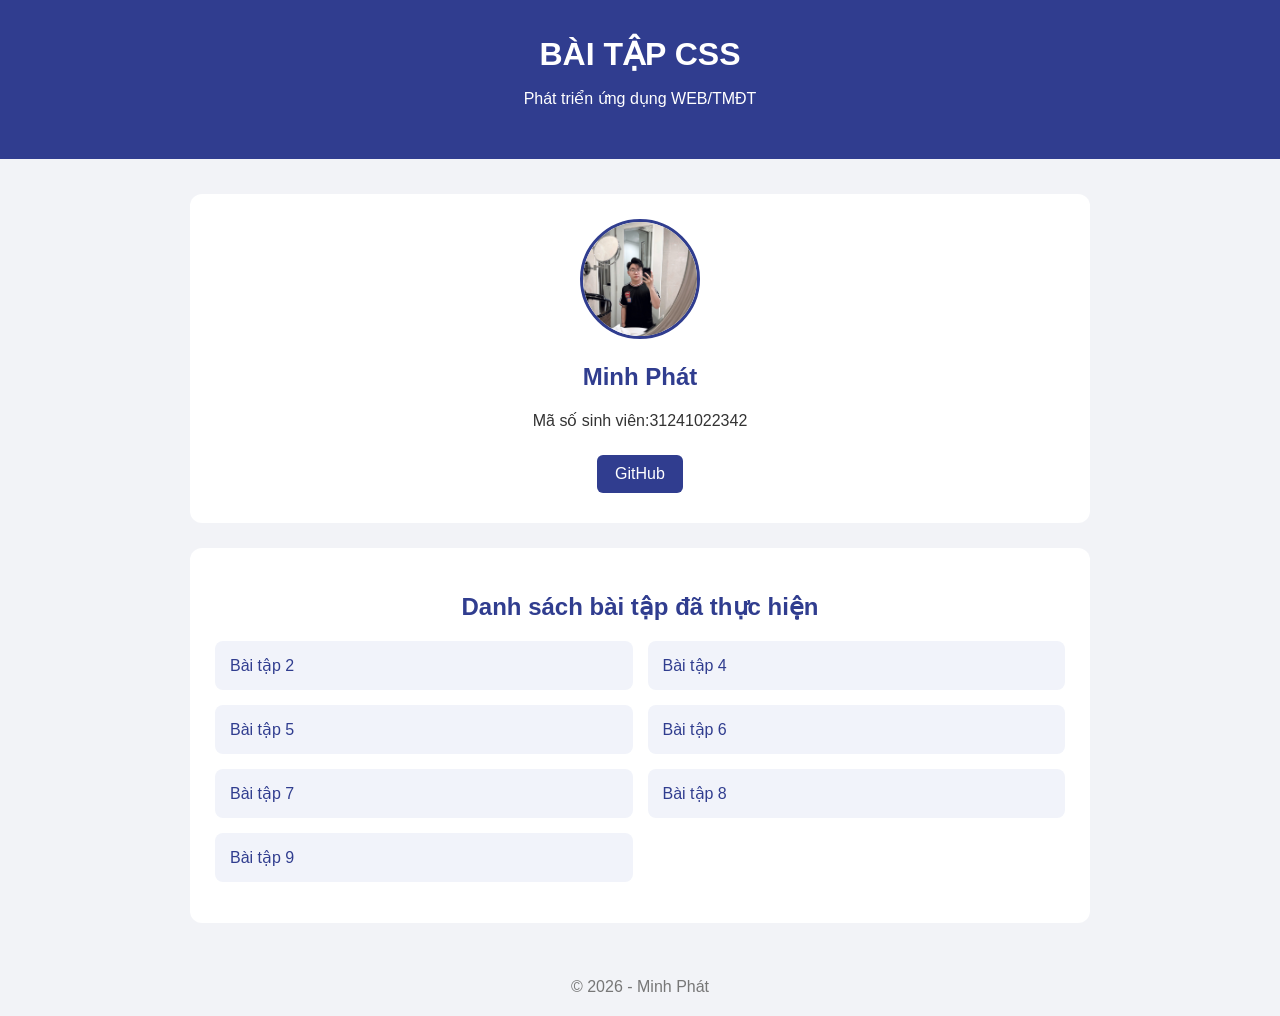
<file: index.html>
<!DOCTYPE html>
<html lang="vi">
<head>
    <meta charset="UTF-8">
    <meta name="viewport" content="width=device-width, initial-scale=1.0">
    <title>Trang bài tập CSS - Minh Phát</title>

    <style>
        * {
            box-sizing: border-box;
        }

        body {
            margin: 0;
            font-family: Arial, sans-serif;
            background-color: #f2f3f7;
            color: #333;
        }

        header {
            background-color: #303d8f;
            color: white;
            text-align: center;
            padding: 35px 15px;
        }

        header h1 {
            margin: 0 0 10px;
        }

        .container {
            width: 900px;
            max-width: 90%;
            margin: 35px auto;
        }

        .profile {
            background: white;
            padding: 25px;
            border-radius: 12px;
            text-align: center;
            margin-bottom: 25px;
        }

        .profile img {
            width: 120px;
            height: 120px;
            object-fit: cover;
            border-radius: 50%;
            border: 3px solid #303d8f;
        }

        .profile h2 {
            color: #303d8f;
        }

        .lessons {
            background: white;
            padding: 25px;
            border-radius: 12px;
        }

        .lessons h2 {
            color: #303d8f;
            text-align: center;
        }

        .lesson-list {
            display: grid;
            grid-template-columns: repeat(2, 1fr);
            gap: 15px;
            padding: 0;
            list-style: none;
        }

        .lesson-list a {
            display: block;
            padding: 15px;
            background: #f1f3fa;
            color: #303d8f;
            text-decoration: none;
            border-radius: 8px;
            transition: 0.3s;
        }

        .lesson-list a:hover {
            background: #303d8f;
            color: white;
        }

        .social {
            margin-top: 20px;
        }

        .social a {
            display: inline-block;
            margin: 5px;
            padding: 10px 18px;
            background: #303d8f;
            color: white;
            text-decoration: none;
            border-radius: 6px;
        }

        footer {
            text-align: center;
            padding: 20px;
            color: #777;
        }

        @media (max-width: 600px) {
            .lesson-list {
                grid-template-columns: 1fr;
            }
        }
    </style>
</head>

<body>

    <header>
        <h1>BÀI TẬP CSS</h1>
        <p>Phát triển ứng dụng WEB/TMĐT</p>
    </header>

    <div class="container">

        <section class="profile">
            <img src="images/hinh ca nhan.jpg" alt="Hình ảnh cá nhân">

            <h2>Minh Phát</h2>
            <p>Mã số sinh viên:31241022342</p>
            

            <div class="social">
              
                <a href="https://github.com/minhphatrh" target="_blank">GitHub</a>
                
            </div>
        </section>

        <section class="lessons">
            <h2>Danh sách bài tập đã thực hiện</h2>

            <ul class="lesson-list">
                <li><a href="BaiTap2.html">Bài tập 2</a></li>
                <li><a href="BaiTap4.html">Bài tập 4</a></li>
                <li><a href="BaiTap5.html">Bài tập 5</a></li>
                <li><a href="BaiTap6.html">Bài tập 6</a></li>
                <li><a href="BaiTap7.html">Bài tập 7</a></li>
                <li><a href="BaiTap8.html">Bài tập 8</a></li>
                <li><a href="BaiTap9.html">Bài tập 9</a></li>
            </ul>
        </section>

    </div>

    <footer>
        © 2026 - Minh Phát
    </footer>

</body>
</html>
</file>
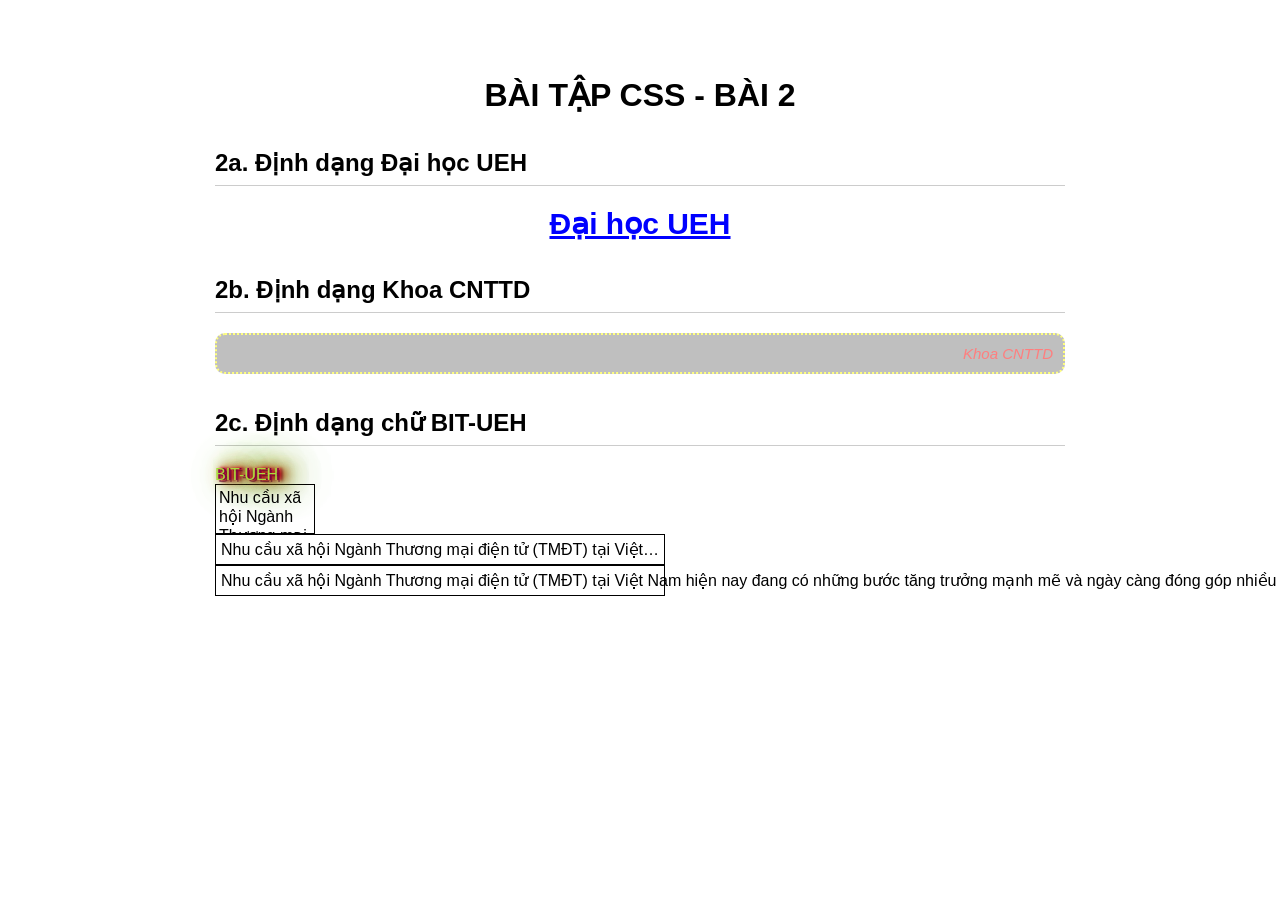
<file: BaiTap2.html>
<!DOCTYPE html>
<html lang="vi">
<head>
    <meta charset="UTF-8">
    <meta name="viewport" content="width=device-width, initial-scale=1.0">
    <title>Bài tập CSS - Bài 2</title>

    <style>
    
        * {
            box-sizing: border-box;
        }

       body {
    font-family: Arial, sans-serif;
    margin: 0;
    padding: 30px;

    /* Lấy hình ảnh logo BIT làm hình nền */
    background-image: url("https://tse1.mm.bing.net/th/id/OIP.aWrKgTOuLWu6Zn5iXqM7TAHaHa?r=0&pid=Api&h=220&P=0");
    background-size: 30px 30px;
    background-repeat: repeat;
    background-attachment: fixed;
}

      .container {
    max-width: 900px;
    margin: auto;
    padding: 25px;
}

        h1 {
            text-align: center;
        }

        h2 {
            margin-top: 35px;
            border-bottom: 1px solid #ccc;
            padding-bottom: 8px;
        }

        /* 2a: Định dạng Đại học UEH */
        .ueh {
            color: blue;
            text-align: center;
            font-weight: bold;
            text-decoration: underline;
            font-size: 30px;
        }

        /* 2b: Định dạng Khoa CNTTD */
        .cnttd {
            color: red;
            text-align: right;
            font-style: italic;
            border: 2px dotted yellow;
            border-radius: 10px;
            background-color: gray;
            font-size: 15px;
            opacity: 0.5;
            padding: 10px;
        }

        /* 2c: Định dạng chữ BIT-UEH */
        #demotext {
color: #A7DD3C;
background: #FFFFFF;
text-shadow: 2px 0 0px #800040, 3px 2px 0px rgba(77,0,38,0.5), 3px 0 3px #FF002B, 5px 0 3px #800015, 6px 2px 3px rgba(77,0,13,0.5), 6px 0 9px #FF5500, 8px 0 9px #802A00, 9px 2px 9px rgba(77,25,0,0.5), 9px 0 18px #FFD500, 11px 0 18px #806A00, 12px 2px 18px rgba(77,66,0,0.5), 12px 0 30px #D4FF00, 14px 0 30px #6A8000, 15px 2px 30px rgba(64,77,0,0.5), 15px 0 45px #80FF00, 17px 0 45px #408000, 17px 2px 45px rgba(38,77,0,0.5);
color: #A7DD3C;
background: #FFFFFF;
}

        /* 2e-i: Ẩn nội dung khi bị tràn */
        .overflow-hidden {
            width: 100px;
            height: 50px;
            overflow: hidden;
            border: 1px solid black;
            padding: 3px;
        }

        /* 2e-ii: Cắt nội dung tràn bằng dấu ... */
        .overflow-ellipsis {
    width: 450px;
    overflow: hidden;
    white-space: nowrap;
    text-overflow: ellipsis;
    border: 1px solid black;
    padding: 5px;
}

        /* 2e-iii: Không cho nội dung xuống dòng */
       .overflow-nowrap {
    width: 450px;
    white-space: nowrap;
    border: 1px solid black;
    padding: 5px;
}

        .demo-area {
            background-color: #f5f5f5;
            padding: 15px;
            margin: 12px 0;
        }
    </style>
</head>

<body>

    <div class="container">

        <h1>BÀI TẬP CSS - BÀI 2</h1>

        <!-- 2a -->
        <h2>2a. Định dạng Đại học UEH</h2>
        <div class="ueh">
            Đại học UEH
        </div>

        <!-- 2b -->
        <h2>2b. Định dạng Khoa CNTTD</h2>
        <div class="cnttd">
            Khoa CNTTD
        </div>

        <!-- 2c -->
        <h2>2c. Định dạng chữ BIT-UEH</h2>
        <div id="demotext">BIT-UEH</div>
       
       <div class="overflow-hidden">
    Nhu cầu xã hội Ngành Thương mại điện tử (TMĐT) tại Việt Nam hiện nay đang có những bước tăng trưởng mạnh mẽ và ngày càng đóng góp nhiều hơn cho sự phát triển kinh tế xã hội của đất nước. Thị trường TMĐT Việt Nam đã trở nên sôi động hơn khi có nhiều
</div>

<div class="overflow-ellipsis">
    Nhu cầu xã hội Ngành Thương mại điện tử (TMĐT) tại Việt Nam hiện nay đang có những bước tăng trưởng mạnh mẽ và ngày càng đóng góp nhiều hơn cho sự phát triển kinh tế xã hội của đất nước. Thị trường TMĐT Việt Nam đã trở nên sôi động hơn khi có nhiều
</div>

<div class="overflow-nowrap">
    Nhu cầu xã hội Ngành Thương mại điện tử (TMĐT) tại Việt Nam hiện nay đang có những bước tăng trưởng mạnh mẽ và ngày càng đóng góp nhiều hơn cho sự phát triển kinh tế xã hội của đất nước. Thị trường TMĐT Việt Nam đã trở nên sôi động hơn khi có nhiều
</div>

    </div>

</body>
</html>
</file>
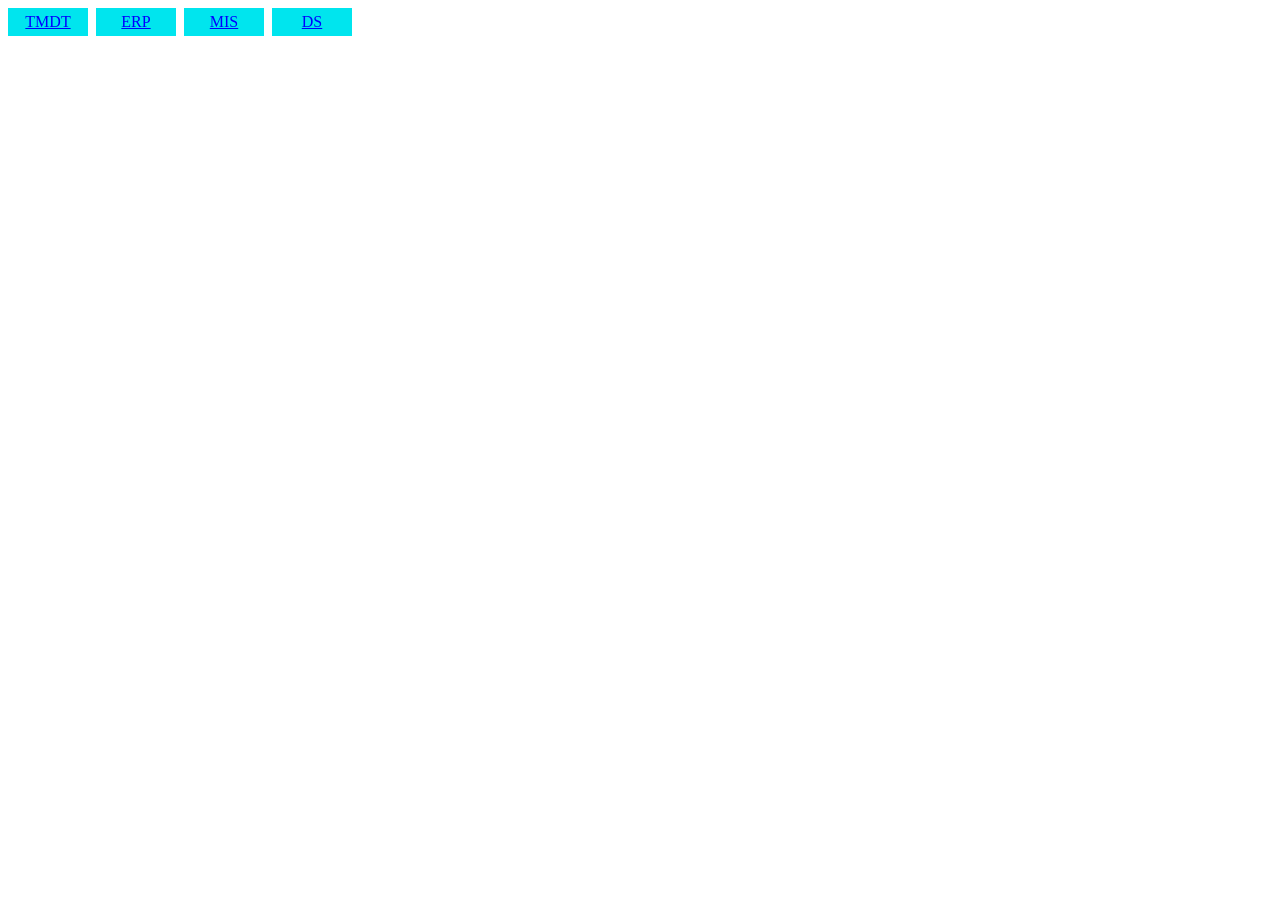
<file: BaiTap4.html>
<!DOCTYPE html>
<html lang="vi">
<head>
    <meta charset="UTF-8">
    <title>Bài tập 4</title>

    <style>
        ul {
            list-style: none;
            padding: 0;
            margin: 0;
        }

        li {
            display: inline-block;
            width: 80px;
            margin-right: 4px;
            background-color: #00e5ee;
            text-align: center;
        }

        a {
            display: block;
            color: blue;
            text-decoration: underline;
            padding: 5px;
        }
    </style>
</head>

<body>
    <ul>
        <li><a href="#">TMDT</a></li>
        <li><a href="#">ERP</a></li>
        <li><a href="#">MIS</a></li>
        <li><a href="#">DS</a></li>
    </ul>
</body>
</html>
</file>
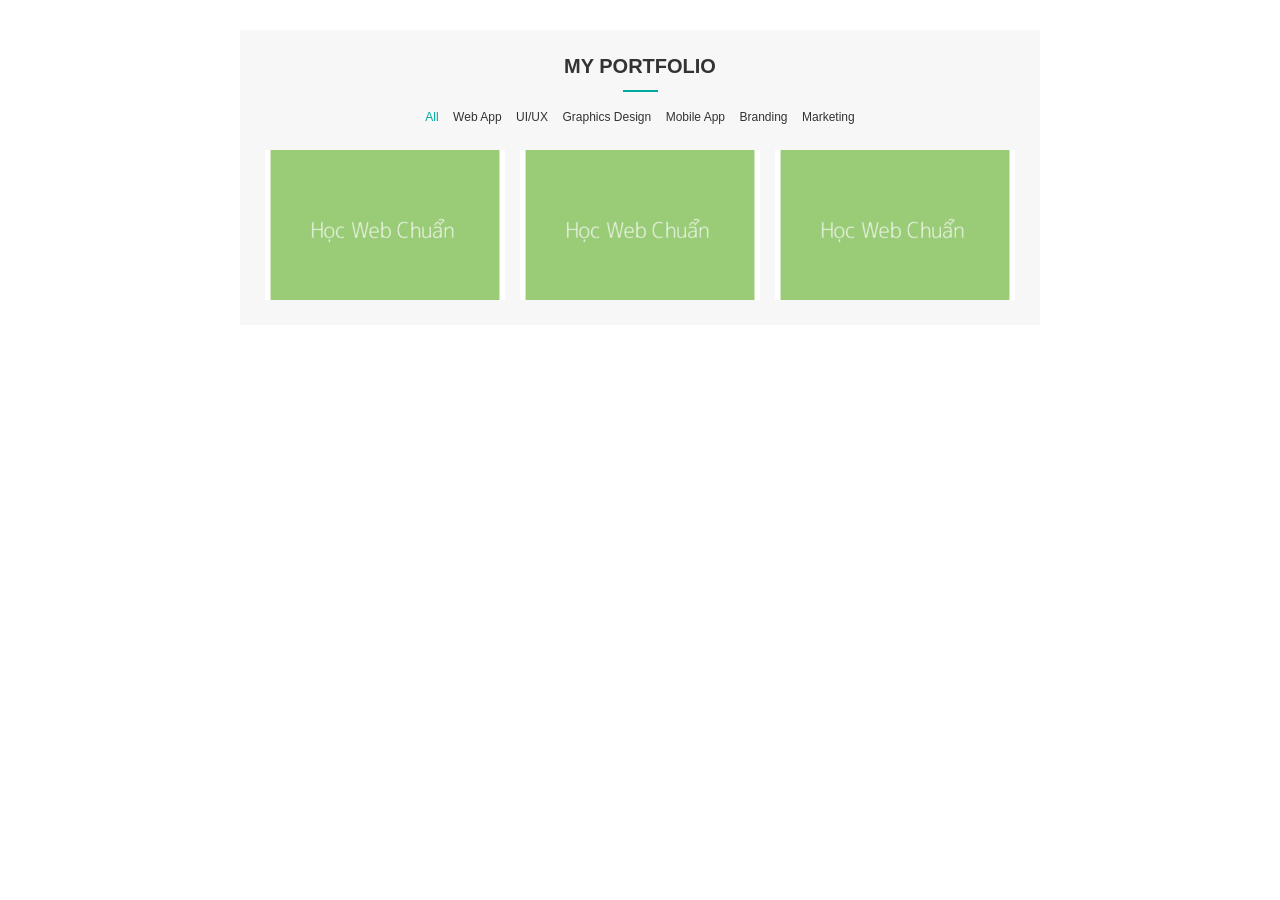
<file: BaiTap6.html>
<!DOCTYPE html>
<html lang="en">
<head>
    <meta charset="UTF-8">
    <title>My Portfolio</title>

    <style>
        * {
            box-sizing: border-box;
        }

        body {
            font-family: Arial, sans-serif;
            margin: 0;
            background-color: white;
        }

        .portfolio {
            width: 800px;
            max-width: 95%;
            margin: 30px auto;
            padding: 25px;
            background-color: #f7f7f7;
            text-align: center;
        }

        .portfolio h2 {
            font-size: 20px;
            color: #333;
            margin: 0 0 12px;
        }

        .portfolio h2::after {
            content: "";
            display: block;
            width: 35px;
            height: 2px;
            background-color: #00a99d;
            margin: 12px auto;
        }

        .list-tab {
            list-style: none;
            padding: 0;
            margin: 15px 0 25px;
        }

        .list-tab li {
            display: inline-block;
            margin: 0 5px;
        }

        .list-tab a {
            color: #333;
            text-decoration: none;
            font-size: 12px;
        }

        .list-tab li:first-child a {
            color: #00a99d;
        }

       .galerry {
            list-style: none;
            padding: 0;
            margin: 0;
            display: grid;
            grid-template-columns: repeat(3, 1fr);
            gap: 15px;
        }

        .galerry li img {
            display: block;
            width: 100%;
            height: 150px;
            object-fit: cover;
        }
    </style>
</head>

<body>
    <section class="portfolio">
        <h2>MY PORTFOLIO</h2>

        <ul class="list-tab">
            <li><a href="./">All</a></li>
            <li><a href="./">Web App</a></li>
            <li><a href="./">UI/UX</a></li>
            <li><a href="./">Graphics Design</a></li>
            <li><a href="./">Mobile App</a></li>
            <li><a href="./">Branding</a></li>
            <li><a href="./">Marketing</a></li>
        </ul>

        <ul class="galerry">
            <li><a href="./"><img src="images/portfolio.png" alt="Portfolio 1"></a></li>
            <li><a href="./"><img src="images/portfolio.png" alt="Portfolio 2"></a></li>
            <li><a href="./"><img src="images/portfolio.png" alt="Portfolio 3"></a></li>
        
        </ul>
    </section>
</body>
</html>
</file>
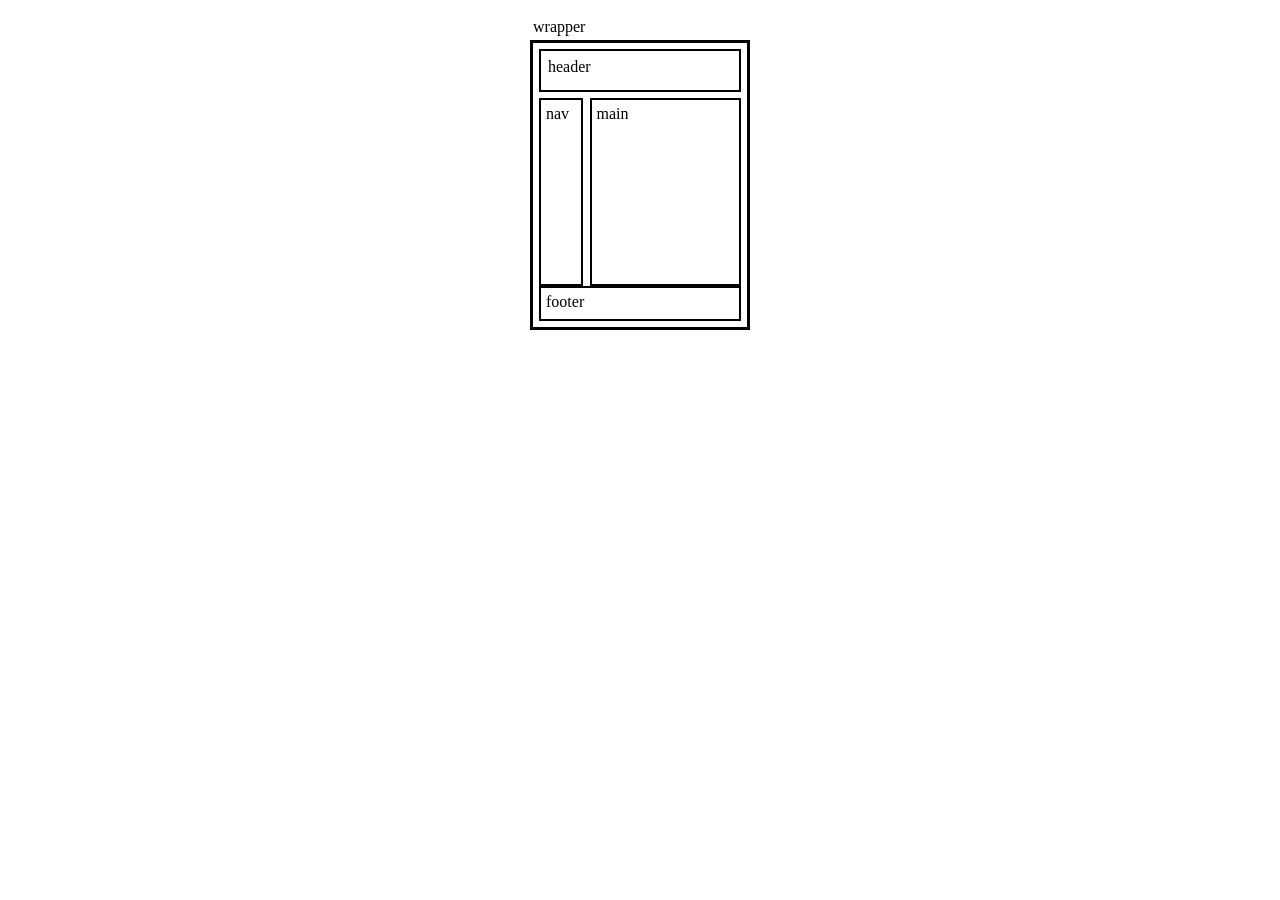
<file: BaiTap7.html>
<!DOCTYPE html>
<html lang="vi">
<head>
    <meta charset="UTF-8">
    <title>Bài 7</title>

    <style>
        * {
            box-sizing: border-box;
        }

        #wrapper {
            width: 220px;
            margin: 40px auto;
            padding: 6px;
            border: 3px solid black;
            position: relative;
        }

        #wrapper::before {
            content: "wrapper";
            position: absolute;
            top: -25px;
            left: 0;
            font-size: 16px;
        }

        header {
            height: 43px;
            border: 2px solid black;
            margin-bottom: 6px;
            padding: 7px;
        }

        nav {
            float: left;
            width: 22%;
            height: 188px;
            border: 2px solid black;
            padding: 5px;
        }

        main {
            float: right;
            width: 75%;
            height: 188px;
            border: 2px solid black;
            padding: 5px;
        }

        footer {
            clear: both;
            height: 35px;
            border: 2px solid black;
            margin-top: 6px;
            padding: 5px;
        }
    </style>
</head>

<body>
    <div id="wrapper">
        <header>header</header>
        <nav>nav</nav>
        <main>main</main>
        <footer>footer</footer>
    </div>
</body>
</html>
</file>
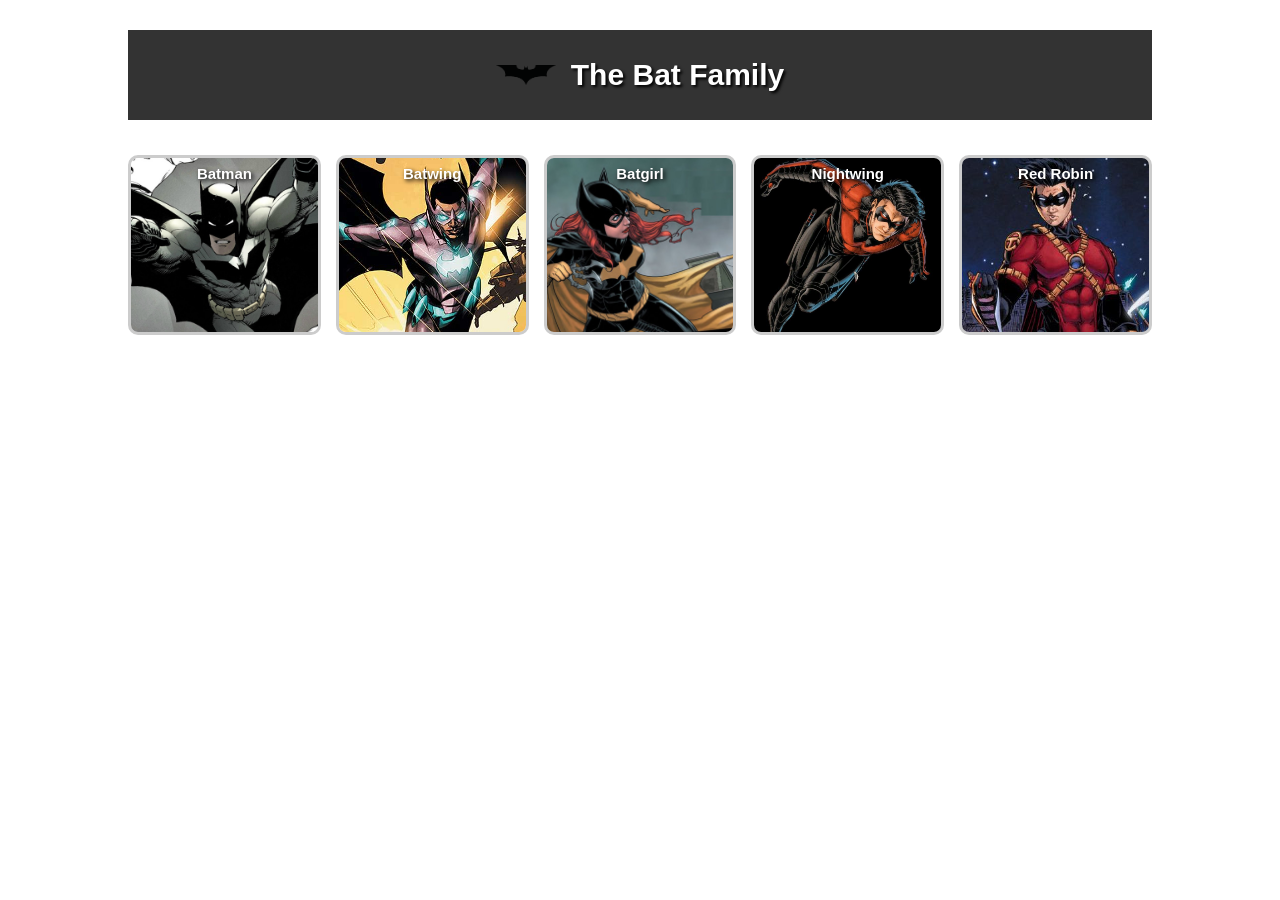
<file: BaiTap8.html>
<!DOCTYPE html>
<html lang="en">
<head>
    <meta charset="UTF-8">
    <meta name="viewport" content="width=device-width, initial-scale=1.0">
    <title>The Bat Family</title>
    <link rel="stylesheet" href="style.css">
</head>
<body>

    <div id="root">

        <h1 id="site-header">
            <img src="images/logo.png" alt="Logo">
            <span>The Bat Family</span>
        </h1>

        <ul class="superheroes">

            <li>
                <strong class="hero-header">Batman</strong>
                <img src="images/superhero-1.jpg" alt="Batman">
                <a href="https://en.wikipedia.org/wiki/Batman" target="_blank">Read more</a>
            </li>

            <li>
                <strong class="hero-header">Batwing</strong>
                <img src="images/superhero-2.jpg" alt="Batwing">
                <a href="https://en.wikipedia.org/wiki/Batwing_(DC_Comics)" target="_blank">Read more</a>
            </li>

            <li>
                <strong class="hero-header">Batgirl</strong>
                <img src="images/superhero-3.jpg" alt="Batgirl">
                <a href="https://en.wikipedia.org/wiki/Batgirl" target="_blank">Read more</a>
            </li>

            <li>
                <strong class="hero-header">Nightwing</strong>
                <img src="images/superhero-4.jpg" alt="Nightwing">
                <a href="https://en.wikipedia.org/wiki/Nightwing" target="_blank">Read more</a>
            </li>

            <li>
                <strong class="hero-header">Red Robin</strong>
                <img src="images/superhero-5.jpg" alt="Red Robin">
                <a href="https://en.wikipedia.org/wiki/Red_Robin_(comics)" target="_blank">Read more</a>
            </li>

        </ul>

    </div>

</body>
</html>
</file>
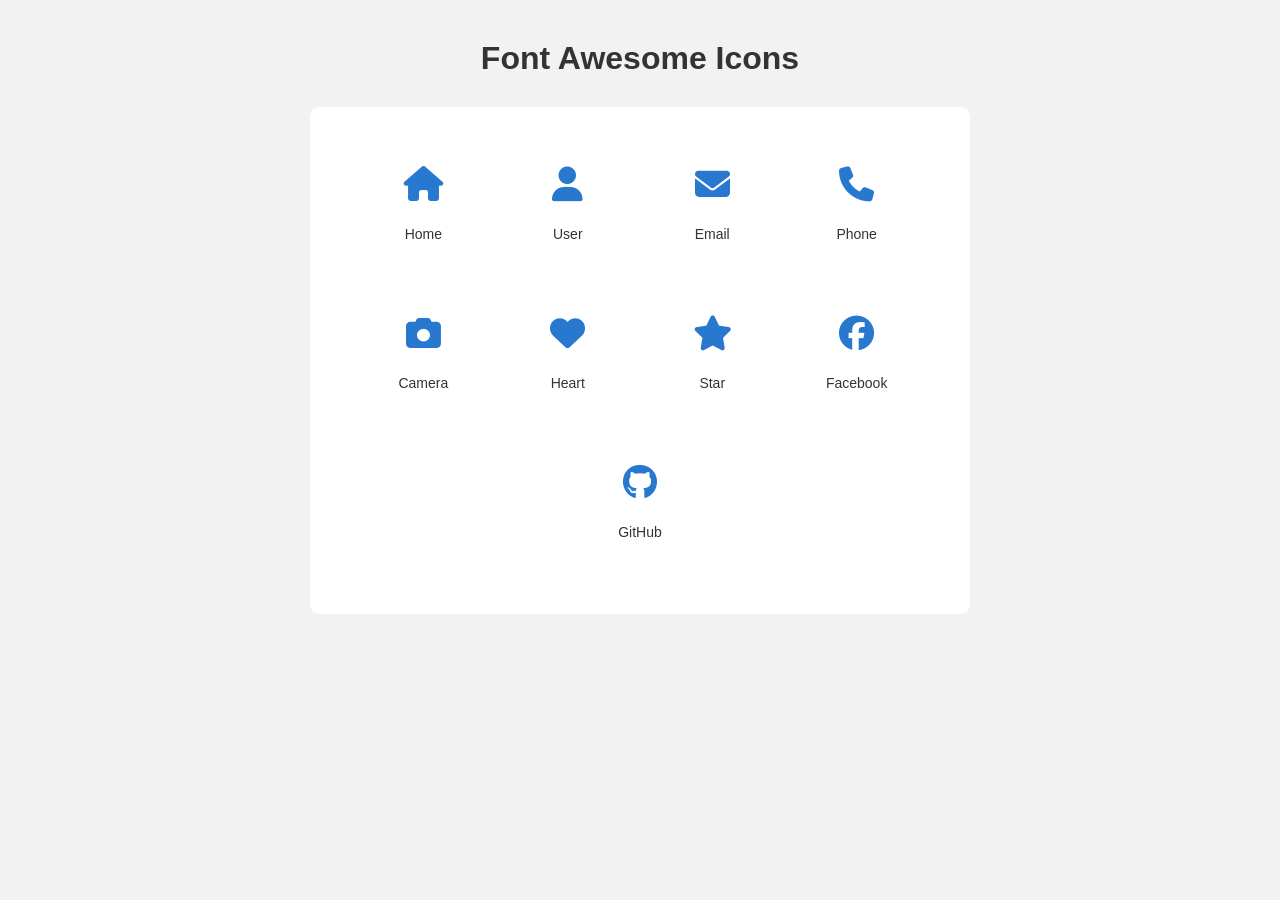
<file: BaiTap9.html>
<!DOCTYPE html>
<html lang="vi">
<head>
    <meta charset="UTF-8">
    <meta name="viewport" content="width=device-width, initial-scale=1.0">
    <title>Bài 9 - Font Awesome</title>

    <!-- Kết nối thư viện Font Awesome -->
    <link rel="stylesheet"
    href="https://cdnjs.cloudflare.com/ajax/libs/font-awesome/6.7.2/css/all.min.css">

    <style>
        body {
            font-family: Arial, sans-serif;
            text-align: center;
            background-color: #f2f2f2;
        }

        h1 {
            color: #333;
            margin-top: 40px;
        }

        .icon-list {
            width: 600px;
            max-width: 90%;
            margin: 30px auto;
            padding: 30px;
            background-color: white;
            border-radius: 10px;
        }

        .icon-item {
            display: inline-block;
            width: 100px;
            margin: 15px;
            padding: 15px 5px;
            color: #333;
        }

        .icon-item i {
            font-size: 35px;
            color: #2878d0;
            margin-bottom: 10px;
        }

        .icon-item p {
            font-size: 14px;
        }
    </style>
</head>

<body>

    <h1>Font Awesome Icons</h1>

    <div class="icon-list">

        <div class="icon-item">
            <i class="fa-solid fa-house"></i>
            <p>Home</p>
        </div>

        <div class="icon-item">
            <i class="fa-solid fa-user"></i>
            <p>User</p>
        </div>

        <div class="icon-item">
            <i class="fa-solid fa-envelope"></i>
            <p>Email</p>
        </div>

        <div class="icon-item">
            <i class="fa-solid fa-phone"></i>
            <p>Phone</p>
        </div>

        <div class="icon-item">
            <i class="fa-solid fa-camera"></i>
            <p>Camera</p>
        </div>

        <div class="icon-item">
            <i class="fa-solid fa-heart"></i>
            <p>Heart</p>
        </div>

        <div class="icon-item">
            <i class="fa-solid fa-star"></i>
            <p>Star</p>
        </div>

        <div class="icon-item">
            <i class="fa-brands fa-facebook"></i>
            <p>Facebook</p>
        </div>

        <div class="icon-item">
            <i class="fa-brands fa-github"></i>
            <p>GitHub</p>
        </div>

    </div>

</body>
</html>
</file>
<file: style.css>
* {
    box-sizing: border-box;
}

body {
    margin: 0;
    padding: 0;
    font-family: Arial, sans-serif;
    background-color: #fff;
}

#root {
    width: 1024px;
    max-width: 95%;
    margin: 30px auto;
    text-align: center;
}

#site-header {
    display: flex;
    align-items: center;
    justify-content: center;
    gap: 15px;
    margin: 20px 0 35px;
    padding: 15px;
    background-color: #333;
    color: white;
    font-size: 30px;
    text-shadow: 2px 2px 3px #000;
}

#site-header img {
    width: 60px;
    height: 60px;
    object-fit: contain;
}

.superheroes {
    display: flex;
    justify-content: center;
    align-items: flex-start;
    gap: 15px;
    margin: 0;
    padding: 0;
    list-style: none;
}

.superheroes li {
    position: relative;
    flex: 1;
    min-width: 0;
    transition: flex 0.3s ease;
}

.superheroes li:hover {
    flex: 1.3;
}

.superheroes img {
    display: block;
    width: 100%;
    height: 180px;
    max-width: 100%;
    object-fit: cover;
    border: 3px solid #ccc;
    border-radius: 10px;
}

.hero-header {
    position: absolute;
    top: 10px;
    left: 0;
    width: 100%;
    color: white;
    font-size: 15px;
    text-shadow: 2px 2px 4px black;
}

.superheroes a {
    display: none;
    width: 100%;
    padding: 10px;
    background-color: #333;
    color: white;
    text-decoration: none;
}

.superheroes li:hover a {
    display: block;
    text-decoration: underline;
}
</file>
